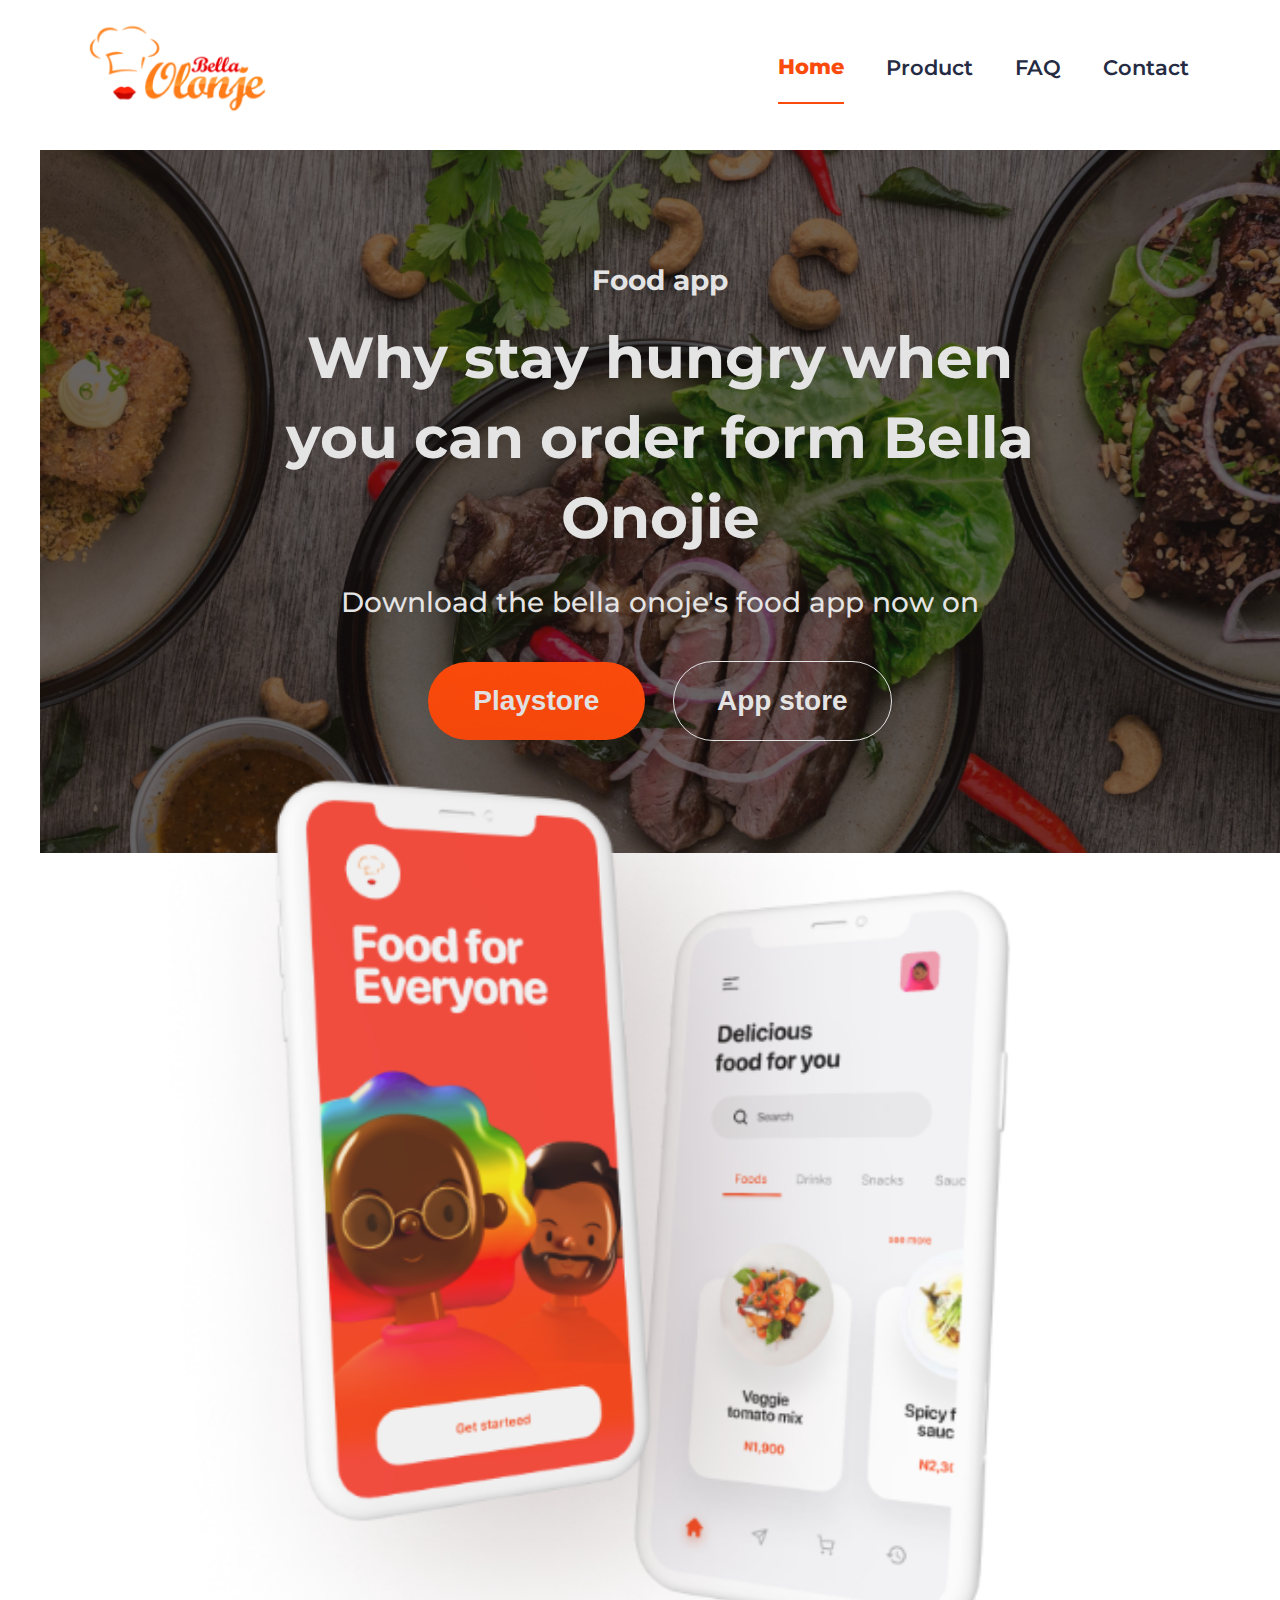
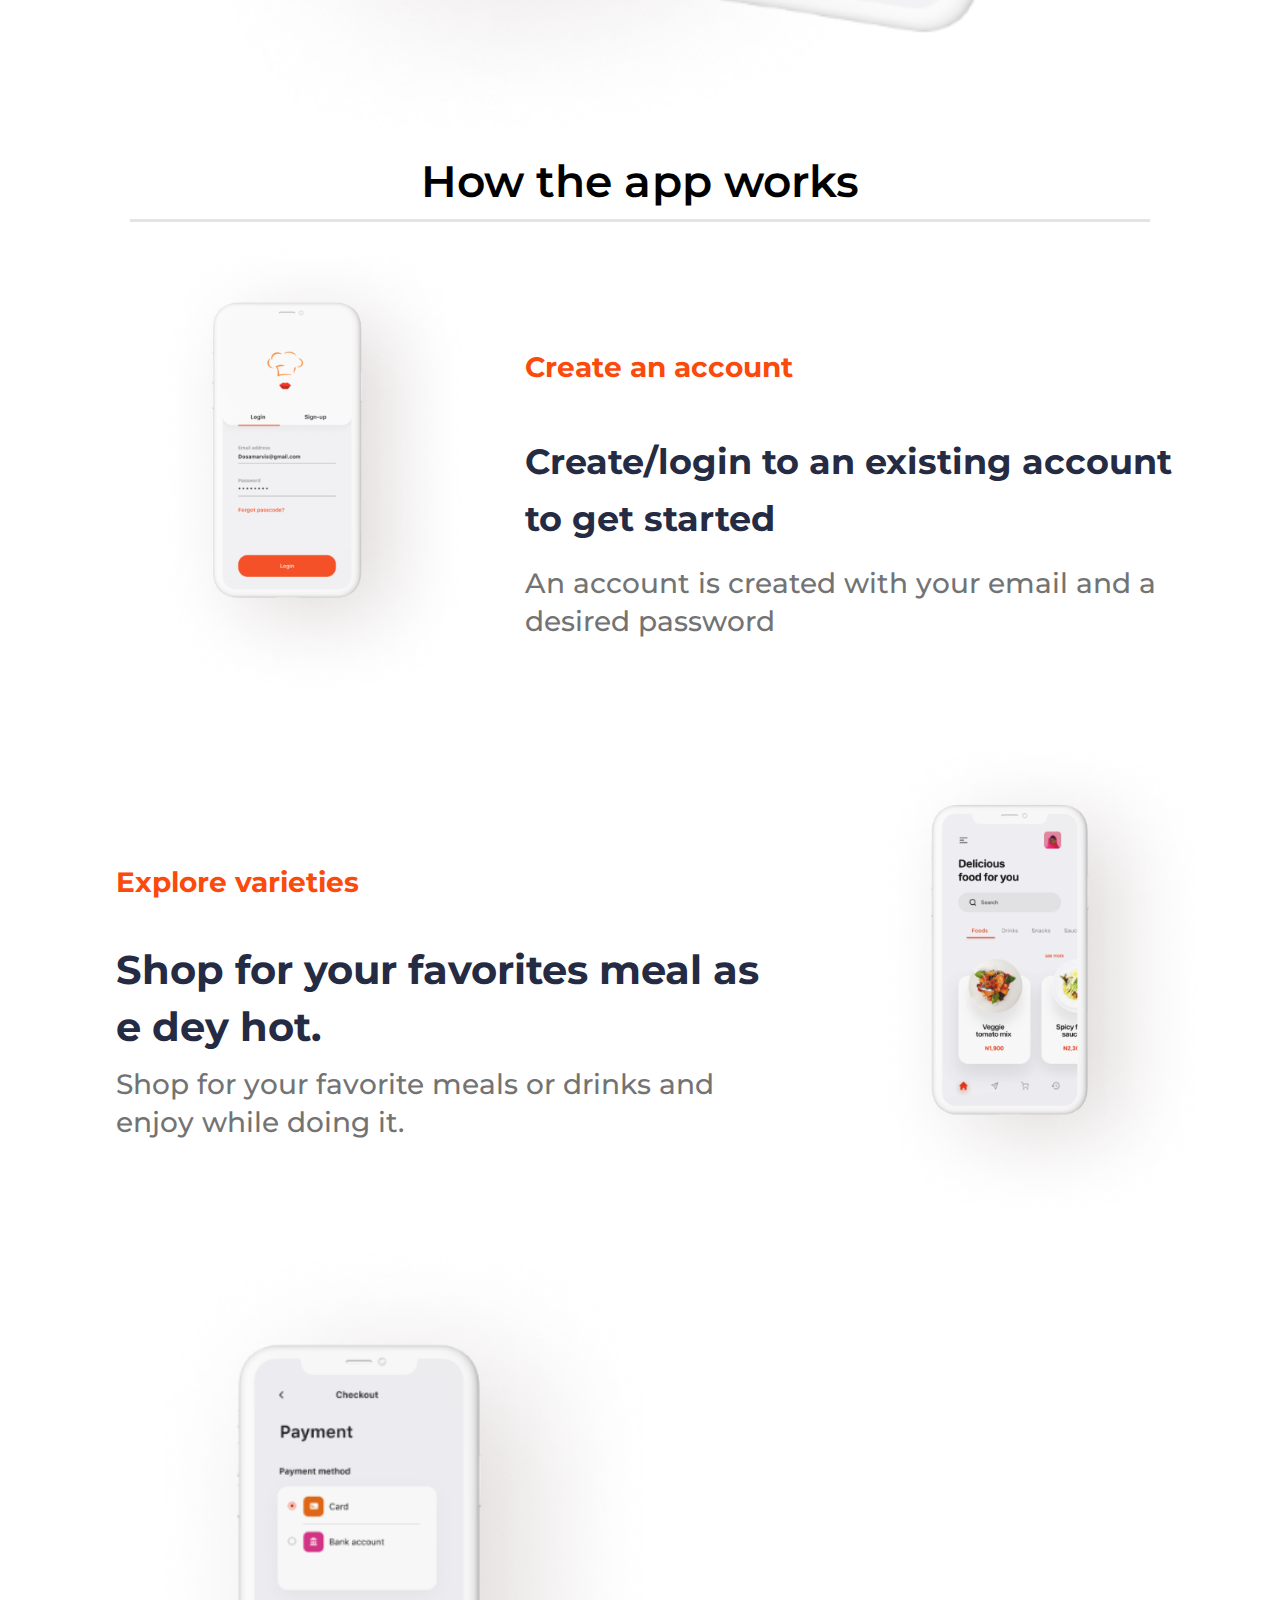
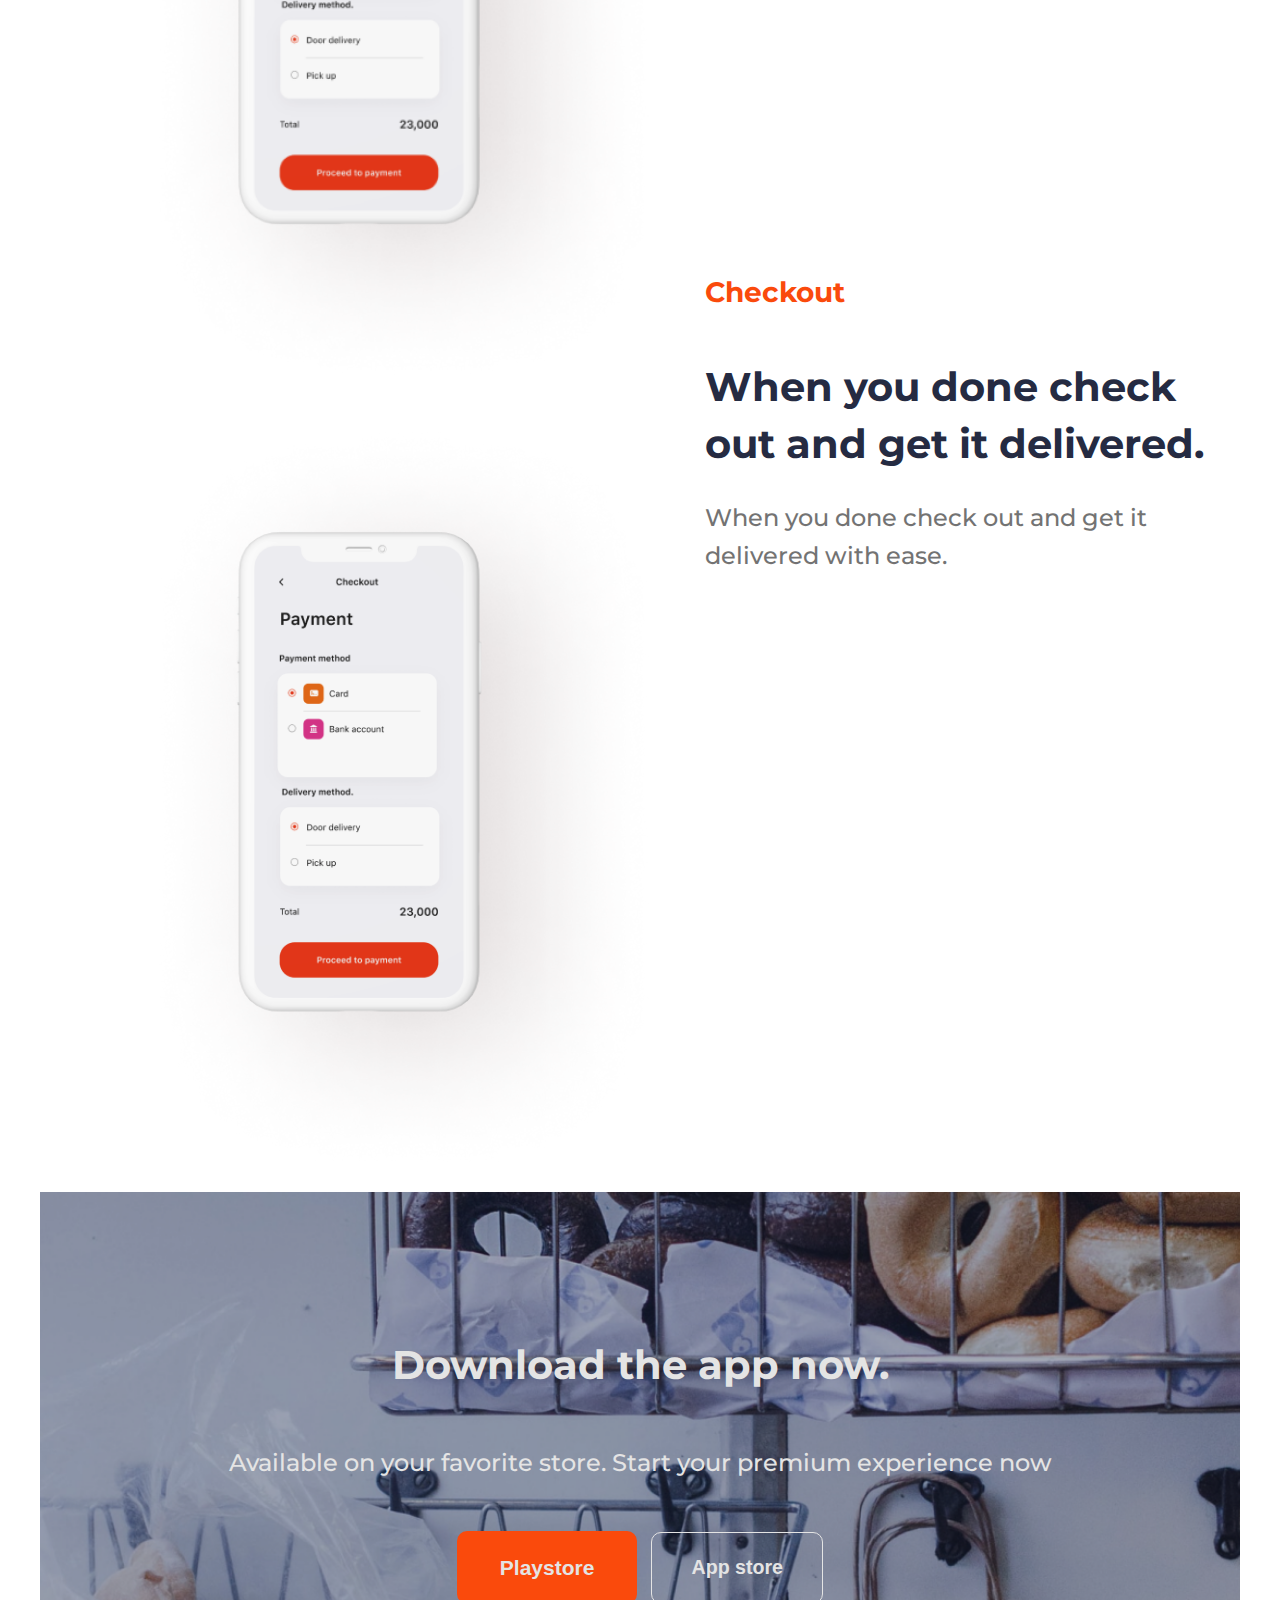
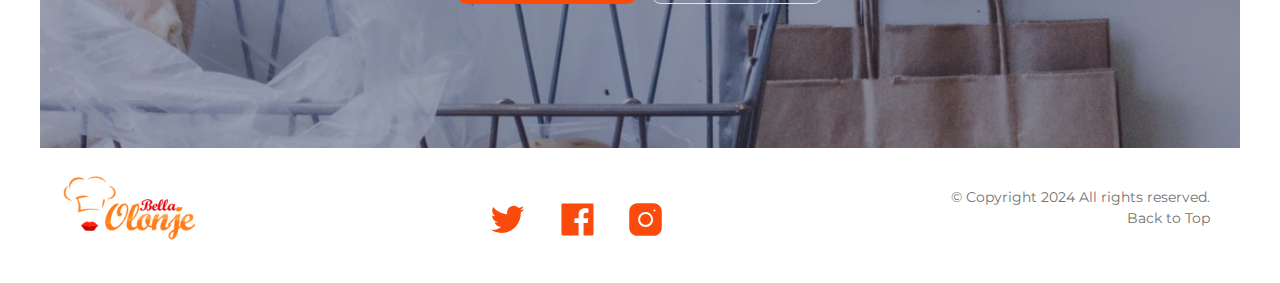
<file: index.html>
<!DOCTYPE html>
<html lang="en">

<head>
    <meta charset="UTF-8">
    <meta name="viewport" content="width=device-width, initial-scale=1.0">
    <link rel="stylesheet" href="css/reset.css">
    <link rel="stylesheet" href="css/main.css">
    <title>Midterm Project</title>
</head>

<body>
    <div class="container" id="top">
        <!-- skip links for accessibility -->
        <ul class="skip-links">
            <li><a href="#nav">Skip to main nav</a></li>
            <li><a href="#main">Skip to main content</a></li>
        </ul>
        <!-- site header -->
        <header class="header" role="banner">
            <div class="header-row wrapper">
                <div class="header-images">
                    <a href="#" class="header-logo" aria-label="website logo">
                        <img src="images/logo.png" alt="Website Logo">
                    </a>
                </div>
                <!-- navigation -->
                <nav class="main-nav" role="navigation" id="nav">
                    <ul class="nav-list">
                        <li><a href="index.html" class="current" aria-label="homepage">Home</a></li>
                        <li><a href="product.html" aria-label="product page">Product</a></li>
                        <li><a href="faq.html" aria-label="faq page">FAQ</a></li>
                        <li><a href="contact.html" aria-label="contact page">Contact</a></li>
                    </ul>
                </nav>
            </div>
            <div class="header-wrap wrapper">
                <div class="header-section">
                    <h3 class="header-title">Food app</h3>
                    <p class="header-subtitle">Why stay hungry when you can order form Bella Onojie</p>
                    <h4 class="header-text">Download the bella onoje&apos;s food app now on</h4>
                    <div class="header-buttons">
                        <button class="header-playstore" aria-label="download on playstore">Playstore</button>
                        <button class="header-appstore" aria-label="download on app store">App store</button>
                    </div>
                </div>
            </div>
        </header>

        <!-- site main -->
        <main class="main" role="main" id="main">
            <!-- mobile section -->
            <section class="mobile">
                <div class="wrapper">
                    <div class="application">
                        <picture>
                            <source srcset="images/mobile-app.png 1x" media="(max-width: 959px)" />
                            <source srcset="images/mobile-app-480_x_656.png 1x" media="(min-width: 960px)" />
                            <img src="images/mobile-app.png" alt="Mobile Application" class="mobile-duo" />
                        </picture>
                        <!-- <img src="images/mobile-app.png" alt="Mobile Application" class="mobile-duo"> -->
                    </div>
                </div>
            </section>

            <!-- login section -->
            <section class="login">
                <div class="wrapper">
                    <div class="login-head">
                        <h1 class="login-main" role="heading">How the app works</h1>
                    </div>
                    <div class="login-row">
                        <div class="login-image">
                            <picture>
                                <source srcset="images/login-section.png 1x" media="(max-width: 959px)" />
                                <source srcset="images/login-section-480_x_657.png 1x" media="(min-width: 960px)" />
                                <img src="images/login-section.png" alt="Login Page">
                            </picture>
                            <!-- <img src="images/login-section.png" alt="Login Page"> -->
                        </div>
                        <div class="login-info">
                            <h3 class="login-title">Create an account</h3>
                            <h2 class="login-subtitle">Create/login to an existing account to get started</h2>
                            <p class="login-text">An account is created with your email and a desired password</p>
                        </div>
                    </div>
                </div>
            </section>

            <!-- explore section -->
            <section class="explore">
                <div class="wrapper">
                    <div class="explore-row">
                        <div class="explore-info">
                            <h3 class="explore-title">Explore varieties</h3>
                            <h2 class="explore-subtitle">Shop for your favorites meal as e dey hot.</h2>
                            <p class="explore-text">Shop for your favorite meals or drinks and enjoy while doing it.</p>
                        </div>
                        <div class="explore-image">
                            <picture>
                                <source srcset="images/explore-section.png 1x" media="(max-width: 959px)" />
                                <source srcset="images/explore-section-480_x_695.png 1x" media="(min-width: 960px)" />
                                <img src="images/explore-section.png" alt="Explore Page">
                            </picture>
                            <!-- <img src="images/explore-section.png" alt="Explore Page"> -->
                        </div>
                    </div>
                </div>
            </section>

            <!-- checkout section -->
            <section class="checkout">
                <div class="wrapper">
                    <div class="checkout-row">
                        <div class="checkout-image">
                            <picture>
                                <source srcset="images/checkout-section.png 1x" media="(max-width: 959px)" />
                                <source srcset="images/checkout-section-480_x_673.png 1x" media="(min-width: 960px)" />
                                <img src="images/checkout-section.png" alt="Checkout Page">
                            </picture>
                            <img src="images/checkout-section.png" alt="Checkout Page">
                        </div>
                        <div class="checkout-info">
                            <h4 class="checkout-title">Checkout</h4>
                            <h3 class="checkout-subtitle">When you done check out and get it delivered.</h3>
                            <h4 class="checkout-text">When you done check out and get it delivered with ease.</h4>
                        </div>
                    </div>
                </div>
            </section>

            <!-- download section -->
            <section class="download wrapper">
                <div class="download-row">
                    <h2 class="download-title">Download the app now.</h2>
                    <p class="download-subtitle">Available on your favorite store. Start your premium experience now
                    </p>
                    <div class="download-btn">
                        <button class="download-playstore">Playstore</button>
                        <button class="download-appstore">App store</button>
                    </div>
                </div>
            </section>
        </main>

        <!-- site footer -->
        <footer class="footer" role="contentinfo">
            <div class="wrapper">
                <div class="footer-row">
                    <div class="footer-logo">
                        <a href="#" aria-label="website logo">
                            <img src="images/logo.png" alt="Footer Logo">
                        </a>
                    </div>
                    <!-- footer social media icons -->
                    <div class="footer-icons">
                        <a href="#" aria-label="twitter icon">
                            <img src="images/icon-twitter.svg" alt="Twitter Icon">
                        </a>
                        <a href="#" aria-label="facebook icon">
                            <img src="images/icon-facebook.svg" alt="Facebook Icon">
                        </a>
                        <a href="#" aria-label="instagram icon">
                            <img src="images/icon-instagram.svg" alt="Instagram Icon">
                        </a>
                    </div>
                    <!-- footer information and back to top link -->
                    <div class="footer-info">
                        <p>&copy; Copyright 2024 All rights reserved.</p>
                        <a href="#top" aria-label="back to the top">Back to Top</a>
                    </div>
                </div>
            </div>
        </footer>
    </div>
</body>

</html>
</file>
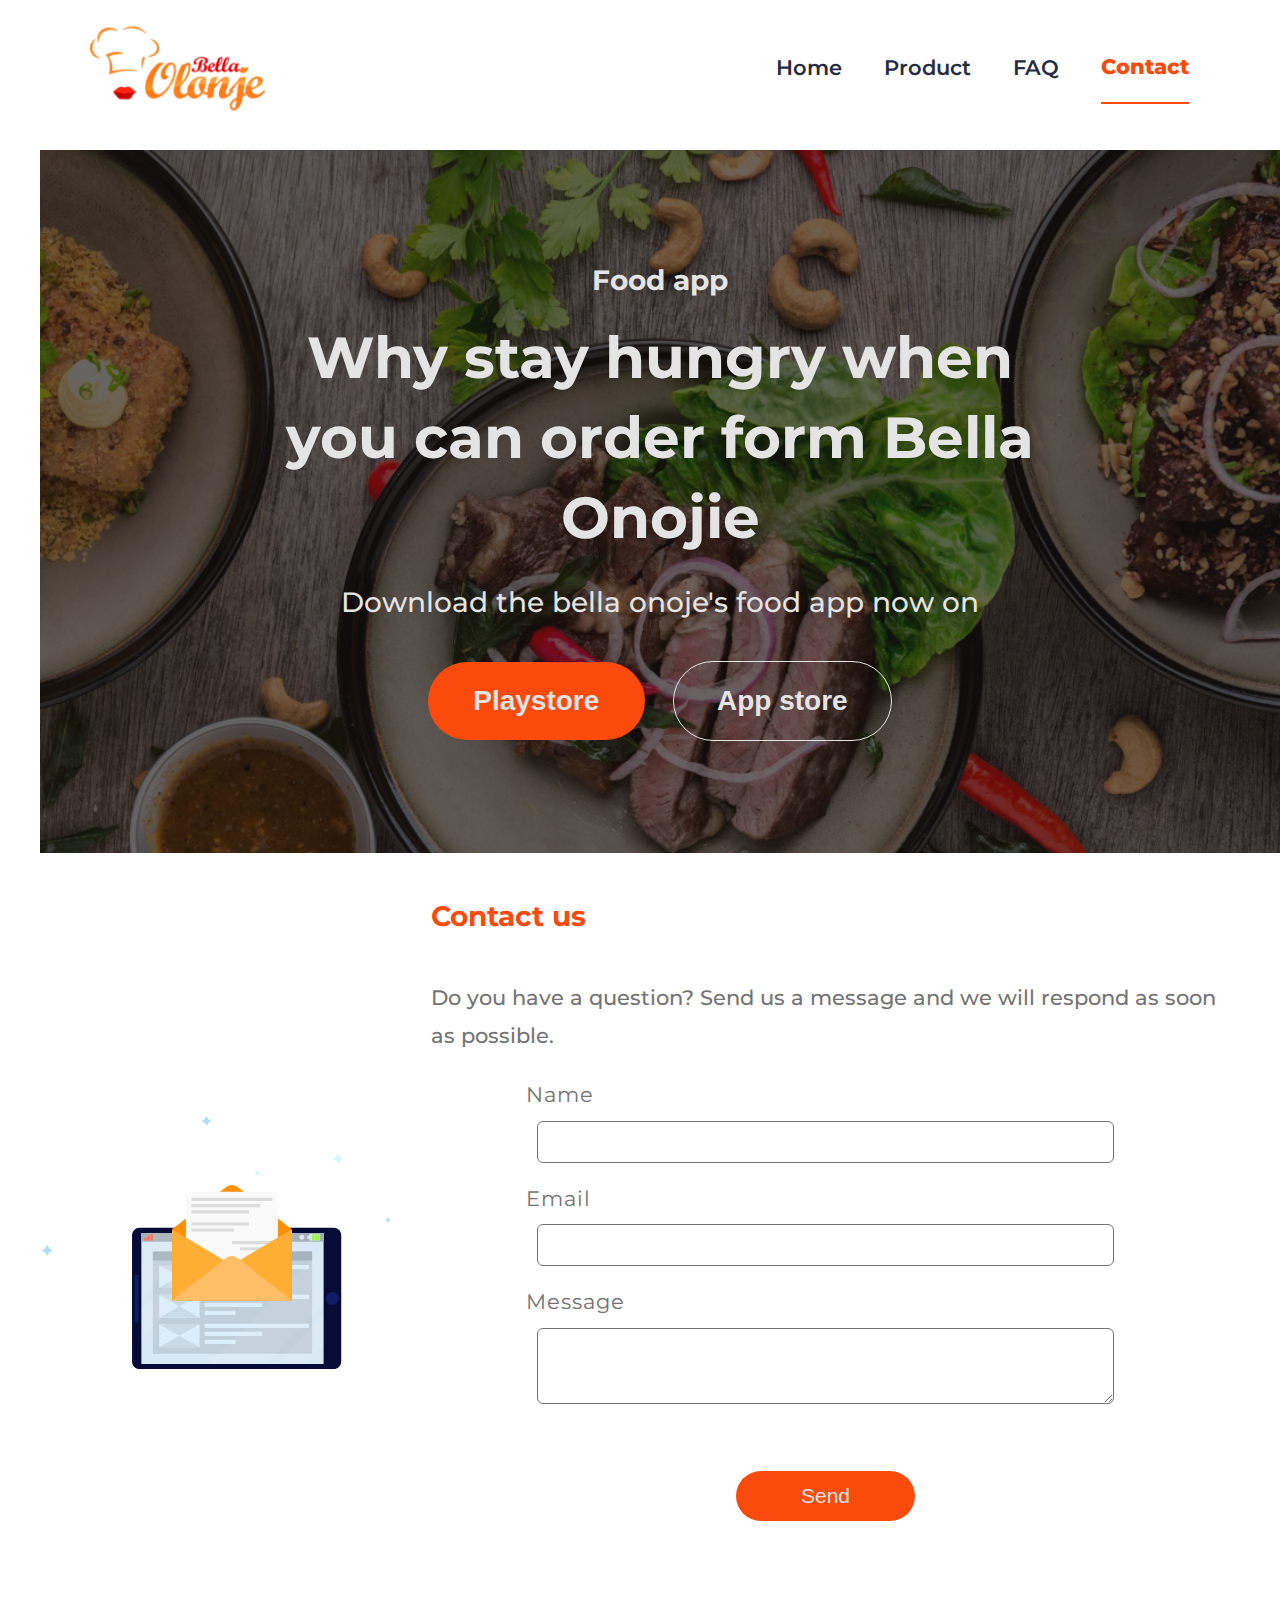
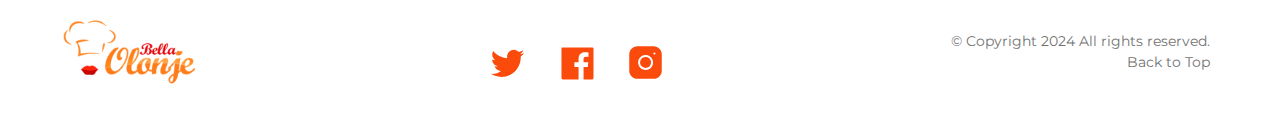
<file: contact.html>
<!DOCTYPE html>
<html lang="en">

<head>
    <meta charset="UTF-8">
    <meta name="viewport" content="width=device-width, initial-scale=1.0">
    <link rel="stylesheet" href="css/reset.css">
    <link rel="stylesheet" href="css/main.css">
    <title>Midterm Project</title>
</head>

<body>
    <div class="container" id="top">
        <ul class="skip-links">
            <!-- skip links for accessibility -->
            <li><a href="#nav">Skip to main nav</a></li>
            <li><a href="#main">Skip to main content</a></li>
        </ul>
        <!-- site header -->
        <header class="header" role="banner">
            <div class="header-row wrapper">
                <div class="header-images">
                    <a href="#" class="header-logo" aria-label="website logo">
                        <img src="images/logo.png" alt="Website Logo">
                    </a>
                </div>
                <!-- navigation -->
                <nav class="main-nav" role="navigation" id="nav">
                    <ul class="nav-list">
                        <li><a href="index.html" aria-label="homepage">Home</a></li>
                        <li><a href="product.html" aria-label="product page">Product</a></li>
                        <li><a href="faq.html" aria-label="faq page">FAQ</a></li>
                        <li><a href="contact.html" class="current" aria-label="contact page">Contact</a></li>
                    </ul>
                </nav>
            </div>
            <div class="header-wrap wrapper">
                <div class="header-section">
                    <h3 class="header-title">Food app</h3>
                    <p class="header-subtitle">Why stay hungry when you can order form Bella Onojie</p>
                    <h4 class="header-text">Download the bella onoje&apos;s food app now on</h4>
                    <div class="header-buttons">
                        <button class="header-playstore" aria-label="download on playstore">Playstore</button>
                        <button class="header-appstore" aria-label="download on app store">App store</button>
                    </div>
                </div>
            </div>
        </header>

        <!-- site main -->
        <main class="main" role="main" id="main">
            <div class="container a-flex justify-content-center align-items-center">
                <!-- svg image -->
                <svg xmlns="http://www.w3.org/2000/svg" viewBox="0 0 700 570" fill="none">
                    <g id="Image">
                        <g id="g14">
                            <g id="g16">
                                <g id="g170">
                                    <path id="path172"
                                        d="M554.113 562.578H187.856C180.008 562.578 173.645 556.132 173.645 548.18V310.114C173.645 302.163 180.008 295.717 187.856 295.717H554.113C561.963 295.717 568.324 302.163 568.324 310.114V548.18C568.324 556.132 561.963 562.578 554.113 562.578Z"
                                        fill="#060C37" />
                                </g>
                                <g id="g174">
                                    <path id="path176"
                                        d="M563.719 429.147C563.719 435.866 558.342 441.314 551.71 441.314C545.078 441.314 539.701 435.866 539.701 429.147C539.701 422.427 545.078 416.981 551.71 416.981C558.342 416.981 563.719 422.427 563.719 429.147Z"
                                        fill="#111E65" />
                                </g>
                                <g id="g178">
                                    <path id="path180"
                                        d="M182.05 474.266C179.95 474.266 178.247 472.542 178.247 470.413V387.882C178.247 385.753 179.95 384.028 182.05 384.028C184.151 384.028 185.854 385.753 185.854 387.882V470.413C185.854 472.542 184.151 474.266 182.05 474.266Z"
                                        fill="#111E65" />
                                </g>
                                <path id="path182" d="M535.104 552.722H191.254V305.564H535.104V552.722Z"
                                    fill="#D8E9F5" />
                                <path id="path184" d="M535.1 322.18H191.256V305.568H535.1V322.18Z" fill="#A4B1BA" />
                                <path id="path186" d="M201.252 320.17H196.898V314.56H201.252V320.17Z" fill="#FF6044" />
                                <path id="path188" d="M206.906 320.17H202.552V310.653H206.906V320.17Z" fill="#FF6044" />
                                <path id="path190" d="M212.886 320.17H208.532V307.952H212.886V320.17Z" fill="#FF6044" />
                                <g id="g192">
                                    <path id="path194"
                                        d="M507.781 308.957V309.767C507.781 310.411 507.264 310.933 506.629 310.933H505.346C504.711 310.933 504.196 311.455 504.196 312.099V315.647C504.196 316.293 504.711 316.814 505.346 316.814H506.629C507.264 316.814 507.781 317.336 507.781 317.979V318.792C507.781 319.435 508.296 319.957 508.931 319.957H526.844C527.479 319.957 527.995 319.435 527.995 318.792V308.957C527.995 308.313 527.479 307.791 526.844 307.791H508.931C508.296 307.791 507.781 308.313 507.781 308.957Z"
                                        fill="#D8E9F5" />
                                </g>
                                <g id="g196">
                                    <path id="path198"
                                        d="M526.894 319.341H523.692C523.458 319.341 523.267 319.148 523.267 318.909V308.824C523.267 308.584 523.458 308.391 523.692 308.391H526.894C527.13 308.391 527.32 308.584 527.32 308.824V318.909C527.32 319.148 527.13 319.341 526.894 319.341Z"
                                        fill="#92FC28" />
                                </g>
                                <g id="g200">
                                    <path id="path202"
                                        d="M521.94 319.341H518.739C518.505 319.341 518.313 319.148 518.313 318.909V308.824C518.313 308.584 518.505 308.391 518.739 308.391H521.94C522.175 308.391 522.366 308.584 522.366 308.824V318.909C522.366 319.148 522.175 319.341 521.94 319.341Z"
                                        fill="#92FC28" />
                                </g>
                                <g id="g204">
                                    <path id="path206"
                                        d="M516.987 319.341H513.785C513.551 319.341 513.36 319.148 513.36 318.909V308.824C513.36 308.584 513.551 308.391 513.785 308.391H516.987C517.223 308.391 517.413 308.584 517.413 308.824V318.909C517.413 319.148 517.223 319.341 516.987 319.341Z"
                                        fill="#92FC28" />
                                </g>
                                <g id="g208">
                                    <path id="path210"
                                        d="M498.8 313.874C498.8 316.456 496.733 318.551 494.183 318.551C491.635 318.551 489.569 316.456 489.569 313.874C489.569 311.292 491.635 309.197 494.183 309.197C496.733 309.197 498.8 311.292 498.8 313.874Z"
                                        fill="#D8E9F5" />
                                </g>
                                <path id="path212" d="M513.36 533.681H212.999V340.836H513.36V533.681Z" fill="#C0CFDA" />
                                <path id="path214" d="M513.36 357.464H212.999V340.838H513.36V357.464Z" fill="#A4B3BC" />
                                <path id="path216" d="M507.28 373.991H310.642V366.083H507.28V373.991Z" fill="#DCEEFB" />
                                <path id="path218" d="M419.169 389.046H310.642V381.138H419.169V389.046Z"
                                    fill="#DCEEFB" />
                                <path id="path220" d="M369.032 404.104H310.642V396.196H369.032V404.104Z"
                                    fill="#DCEEFB" />
                                <path id="path222" d="M507.28 430.213H310.642V422.305H507.28V430.213Z" fill="#DCEEFB" />
                                <path id="path224" d="M419.169 445.268H310.642V437.36H419.169V445.268Z"
                                    fill="#DCEEFB" />
                                <path id="path226" d="M369.032 460.325H310.642V452.418H369.032V460.325Z"
                                    fill="#DCEEFB" />
                                <path id="path228" d="M507.28 485.114H310.642V477.206H507.28V485.114Z" fill="#DCEEFB" />
                                <path id="path230" d="M419.169 500.172H310.642V492.264H419.169V500.172Z"
                                    fill="#DCEEFB" />
                                <path id="path232" d="M369.032 515.228H310.642V507.32H369.032V515.228Z"
                                    fill="#DCEEFB" />
                                <path id="path234" d="M301.035 409.578H224.781V366.082H301.035V409.578Z"
                                    fill="#DCEEFB" />
                                <g id="g236">
                                    <path id="path238" d="M224.781 409.579L262.908 387.831L301.034 409.579H224.781Z"
                                        fill="#CADBE7" />
                                </g>
                                <g id="g240">
                                    <path id="path242" d="M301.034 366.082L262.908 387.83L224.781 366.082H301.034Z"
                                        fill="#CADBE7" />
                                </g>
                                <path id="path244" d="M301.035 465.546H224.781V422.05H301.035V465.546Z"
                                    fill="#DCEEFB" />
                                <g id="g246">
                                    <path id="path248" d="M224.781 465.546L262.908 443.798L301.034 465.546H224.781Z"
                                        fill="#CADBE7" />
                                </g>
                                <g id="g250">
                                    <path id="path252" d="M301.034 422.05L262.908 443.798L224.781 422.05H301.034Z"
                                        fill="#CADBE7" />
                                </g>
                                <path id="path254" d="M301.035 521.515H224.781V478.019H301.035V521.515Z"
                                    fill="#DCEEFB" />
                                <g id="g256">
                                    <path id="path258" d="M224.781 521.514L262.908 499.766L301.034 521.514H224.781Z"
                                        fill="#CADBE7" />
                                </g>
                                <g id="g260">
                                    <path id="path262" d="M301.034 478.018L262.908 499.766L224.781 478.018H301.034Z"
                                        fill="#CADBE7" />
                                </g>
                                <g id="g264">
                                    <g id="g282">
                                        <g id="g280" opacity="0.440002">
                                            <g id="g274" opacity="0.440002">
                                                <path id="path272" opacity="0.440002"
                                                    d="M314.124 305.565L191.254 430.069V321.271L206.769 305.565H314.124Z"
                                                    fill="white" />
                                            </g>
                                            <g id="g278" opacity="0.440002">
                                                <path id="path276" opacity="0.440002"
                                                    d="M388.697 305.565L191.254 505.613V449.961L333.77 305.565H388.697Z"
                                                    fill="white" />
                                            </g>
                                        </g>
                                    </g>
                                </g>
                                <g id="g284">
                                    <g id="g302">
                                        <g id="g300" opacity="0.440002">
                                            <g id="g294" opacity="0.440002">
                                                <path id="path292" opacity="0.440002"
                                                    d="M535.104 332.465V441.249L425.071 552.723H317.715L535.104 332.465Z"
                                                    fill="white" />
                                            </g>
                                            <g id="g298" opacity="0.440002">
                                                <path id="path296" opacity="0.440002"
                                                    d="M535.104 461.142V516.794L499.632 552.723H444.716L535.104 461.142Z"
                                                    fill="white" />
                                            </g>
                                        </g>
                                    </g>
                                </g>
                                <g id="envelope">
                                    <g id="g304">
                                        <path id="path306"
                                            d="M249.266 298.798L351.208 218.764C357.652 213.705 366.657 213.705 373.102 218.764L475.045 298.798V432.924H249.266V298.798Z"
                                            fill="#FF9004" />
                                    </g>
                                    <path id="path308" d="M448.926 227.706H275.382V421.076H448.926V227.706Z"
                                        fill="#FAFAFA" />
                                    <path id="path310" d="M438.481 239.346H285.831V245.241H438.481V239.346Z"
                                        fill="#DCDCDC" />
                                    <path id="path312" d="M415.561 251.195H285.831V257.09H415.561V251.195Z"
                                        fill="#DCDCDC" />
                                    <path id="path314" d="M394.51 263.044H285.831V268.939H394.51V263.044Z"
                                        fill="#DCDCDC" />
                                    <path id="path316" d="M394.51 285.792H285.831V291.688H394.51V285.792Z"
                                        fill="#DCDCDC" />
                                    <path id="path318" d="M366.443 297.167H285.831V303.062H366.443V297.167Z"
                                        fill="#DCDCDC" />
                                    <path id="path320" d="M442.769 321H362.156V326.896H442.769V321Z" fill="#DCDCDC" />
                                    <path id="path322" d="M442.768 332.609H377.201V338.504H442.768V332.609Z"
                                        fill="#DCDCDC" />
                                    <g id="g324">
                                        <path id="path326" d="M362.155 365.9L249.265 298.877V432.924L362.155 365.9Z"
                                            fill="#FFAE35" />
                                    </g>
                                    <g id="g328">
                                        <path id="path330" d="M362.156 365.9L475.045 298.877V432.924L362.156 365.9Z"
                                            fill="#FFAE35" />
                                    </g>
                                    <g id="g332">
                                        <path id="path334"
                                            d="M351.209 352.89L249.267 432.924H475.044L373.102 352.89C366.658 347.831 357.652 347.831 351.209 352.89Z"
                                            fill="#FFBF69" />
                                    </g>
                                </g>
                                <g id="star1">
                                    <path id="path378"
                                        d="M18.666 335.315C18.2493 335.154 17.8325 335.016 17.4145 334.901C17.3001 334.484 17.166 334.067 17.0096 333.649C16.3392 331.968 15.461 330.289 13.6929 328.61C11.9247 330.289 11.0466 331.968 10.3761 333.649C10.2171 334.069 10.0816 334.492 9.96728 334.913C9.55186 335.028 9.13514 335.167 8.71972 335.327C7.06201 336.006 5.4043 336.896 3.74658 338.687C5.4043 340.479 7.06201 341.369 8.71972 342.048C9.13251 342.206 9.54398 342.342 9.95676 342.458C10.0698 342.882 10.2052 343.304 10.3643 343.725C11.0321 345.406 11.9142 347.085 13.6929 348.765C15.4715 347.085 16.3536 345.406 17.0214 343.725C17.1779 343.308 17.3133 342.89 17.4263 342.47C17.8391 342.354 18.2532 342.22 18.666 342.058C20.3237 341.383 21.9814 340.489 23.6391 338.687C21.9814 336.885 20.3237 335.991 18.666 335.315Z"
                                        fill="#ADE0EC" />
                                </g>
                                <g id="star4">
                                    <path id="path414"
                                        d="M659.175 279.551C658.966 279.47 658.757 279.402 658.546 279.344C658.49 279.135 658.423 278.925 658.344 278.716C658.009 277.874 657.567 277.032 656.682 276.19C655.796 277.032 655.356 277.874 655.019 278.716C654.939 278.926 654.873 279.138 654.816 279.35C654.605 279.408 654.397 279.476 654.19 279.556C653.359 279.897 652.527 280.343 651.697 281.241C652.527 282.139 653.359 282.585 654.19 282.926C654.396 283.005 654.603 283.074 654.81 283.131C654.867 283.343 654.934 283.555 655.014 283.766C655.349 284.608 655.791 285.45 656.682 286.292C657.574 285.45 658.015 284.608 658.35 283.766C658.429 283.557 658.495 283.347 658.553 283.136C658.761 283.079 658.968 283.011 659.175 282.931C660.006 282.592 660.836 282.144 661.667 281.241C660.836 280.338 660.006 279.89 659.175 279.551Z"
                                        fill="#ADE0EC" />
                                </g>
                                <g id="star5">
                                    <path id="path418"
                                        d="M412.477 191.341C412.268 191.26 412.059 191.192 411.85 191.133C411.793 190.924 411.727 190.715 411.647 190.506C411.311 189.664 410.871 188.822 409.985 187.98C409.099 188.822 408.659 189.664 408.323 190.506C408.243 190.718 408.176 190.928 408.118 191.14C407.909 191.197 407.7 191.266 407.492 191.346C406.662 191.687 405.831 192.133 405 193.031C405.831 193.929 406.662 194.375 407.492 194.715C407.699 194.795 407.905 194.864 408.113 194.921C408.17 195.133 408.237 195.345 408.317 195.556C408.652 196.398 409.094 197.24 409.985 198.082C410.876 197.24 411.318 196.398 411.653 195.556C411.732 195.346 411.799 195.137 411.856 194.926C412.063 194.869 412.271 194.801 412.477 194.721C413.308 194.382 414.139 193.934 414.97 193.031C414.139 192.128 413.308 191.681 412.477 191.341Z"
                                        fill="#D0F6FF" />
                                </g>
                                <g id="star2">
                                    <path id="path422"
                                        d="M318.495 91.4014C318.129 91.2602 317.762 91.1403 317.396 91.0391C317.295 90.6715 317.178 90.3039 317.04 89.9363C316.45 88.4605 315.678 86.9847 314.124 85.5075C312.57 86.9847 311.797 88.4605 311.208 89.9363C311.069 90.3079 310.95 90.6782 310.85 91.0484C310.483 91.151 310.117 91.2709 309.752 91.4121C308.295 92.0088 306.837 92.792 305.381 94.3663C306.837 95.9407 308.295 96.7239 309.752 97.3206C310.115 97.4604 310.476 97.5803 310.839 97.6815C310.939 98.0531 311.059 98.4234 311.198 98.795C311.786 100.272 312.56 101.749 314.124 103.225C315.687 101.749 316.463 100.272 317.049 98.795C317.187 98.4274 317.306 98.0598 317.406 97.6922C317.77 97.5896 318.132 97.4711 318.495 97.3312C319.953 96.7358 321.41 95.95 322.868 94.3663C321.41 92.7826 319.953 91.9968 318.495 91.4014Z"
                                        fill="#ADE0EC" />
                                </g>
                                <g id="star3">
                                    <path id="path430"
                                        d="M567.016 163.164C566.649 163.023 566.282 162.903 565.915 162.8C565.815 162.434 565.697 162.066 565.559 161.699C564.97 160.223 564.197 158.746 562.643 157.27C561.089 158.746 560.316 160.223 559.728 161.699C559.59 162.069 559.47 162.441 559.369 162.81C559.003 162.912 558.638 163.033 558.272 163.175C556.814 163.771 555.358 164.553 553.9 166.129C555.358 167.703 556.814 168.486 558.272 169.082C558.634 169.222 558.997 169.343 559.359 169.444C559.459 169.816 559.579 170.186 559.717 170.558C560.306 172.035 561.08 173.51 562.643 174.986C564.206 173.51 564.982 172.035 565.57 170.558C565.708 170.19 565.826 169.822 565.926 169.453C566.289 169.352 566.653 169.234 567.016 169.094C568.472 168.498 569.93 167.713 571.387 166.129C569.93 164.545 568.472 163.759 567.016 163.164Z"
                                        fill="#D0F6FF" />
                                </g>
                                <g id="star6">
                                    <path id="path434"
                                        d="M785.486 113.408C785.119 113.267 784.752 113.147 784.385 113.045C784.285 112.678 784.167 112.31 784.03 111.943C783.44 110.467 782.667 108.99 781.113 107.514C779.559 108.99 778.786 110.467 778.198 111.943C778.059 112.314 777.94 112.685 777.839 113.055C777.473 113.157 777.108 113.277 776.742 113.418C775.284 114.015 773.828 114.798 772.37 116.373C773.828 117.947 775.284 118.73 776.742 119.327C777.104 119.467 777.467 119.587 777.829 119.688C777.929 120.06 778.049 120.43 778.187 120.801C778.776 122.279 779.55 123.756 781.113 125.231C782.676 123.756 783.452 122.279 784.04 120.801C784.178 120.434 784.296 120.066 784.396 119.697C784.759 119.596 785.123 119.477 785.486 119.338C786.942 118.742 788.4 117.956 789.857 116.373C788.4 114.789 786.942 114.003 785.486 113.408Z"
                                        fill="#D0F6FF" />
                                </g>
                            </g>
                        </g>
                    </g>
                </svg>

                <!-- form section -->
                <div class="wrapper">
                    <div class="contact">
                        <h1 role="heading">Contact us</h1>
                        <p>Do you have a question? Send us a message and we will respond as soon as possible.</p>
                    </div>
                    <form action="send.html" method="post">
                        <label for="fullname">Name</label>
                        <input type="text" id="fullname" name="fullname" aria-label="full name">
                        <label for="youremail">Email</label>
                        <input type="text" id="youremail" name="youremail" aria-label="email">
                        <label for="message">Message</label>
                        <textarea name="message" id="message" aria-label="message"></textarea>
                        <button type="submit" aria-label="send">Send</button>
                    </form>
                </div>
            </div>
        </main>

        <!-- site footer -->
        <footer class="footer" role="contentinfo">
            <div class="wrapper">
                <div class="footer-row">
                    <div class="footer-logo">
                        <a href="#" aria-label="website logo">
                            <img src="images/logo.png" alt="Footer Logo">
                        </a>
                    </div>
                    <!-- footer social media icons -->
                    <div class="footer-icons">
                        <a href="#" aria-label="twitter icon">
                            <img src="images/icon-twitter.svg" alt="Twitter Icon">
                        </a>
                        <a href="#" aria-label="facebook icon">
                            <img src="images/icon-facebook.svg" alt="Facebook Icon">
                        </a>
                        <a href="#" aria-label="instagram icon">
                            <img src="images/icon-instagram.svg" alt="Instagram Icon">
                        </a>
                    </div>
                    <!-- footer information and back to top link -->
                    <div class="footer-info">
                        <p>&copy; Copyright 2024 All rights reserved.</p>
                        <a href="#top" aria-label="back to the top">Back to Top</a>
                    </div>
                </div>
            </div>
        </footer>
    </div>
</body>

</html>
</file>
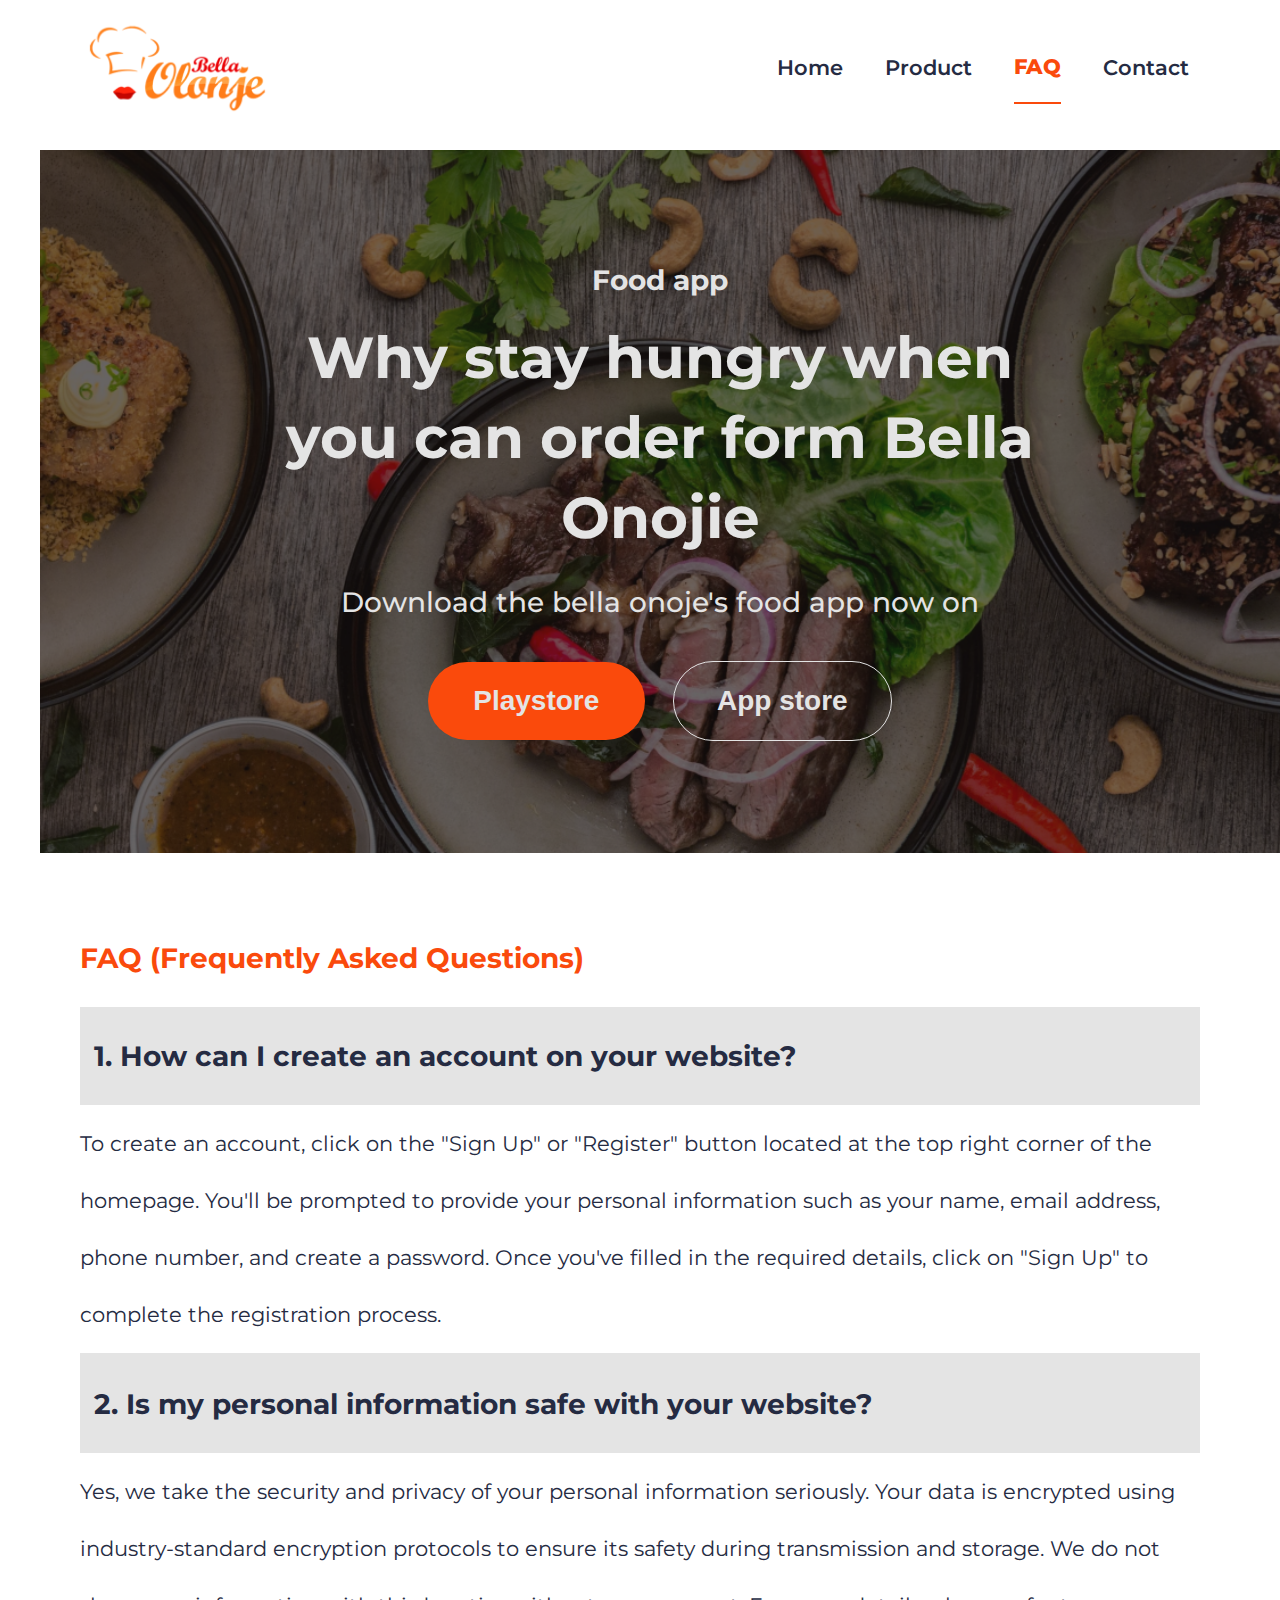
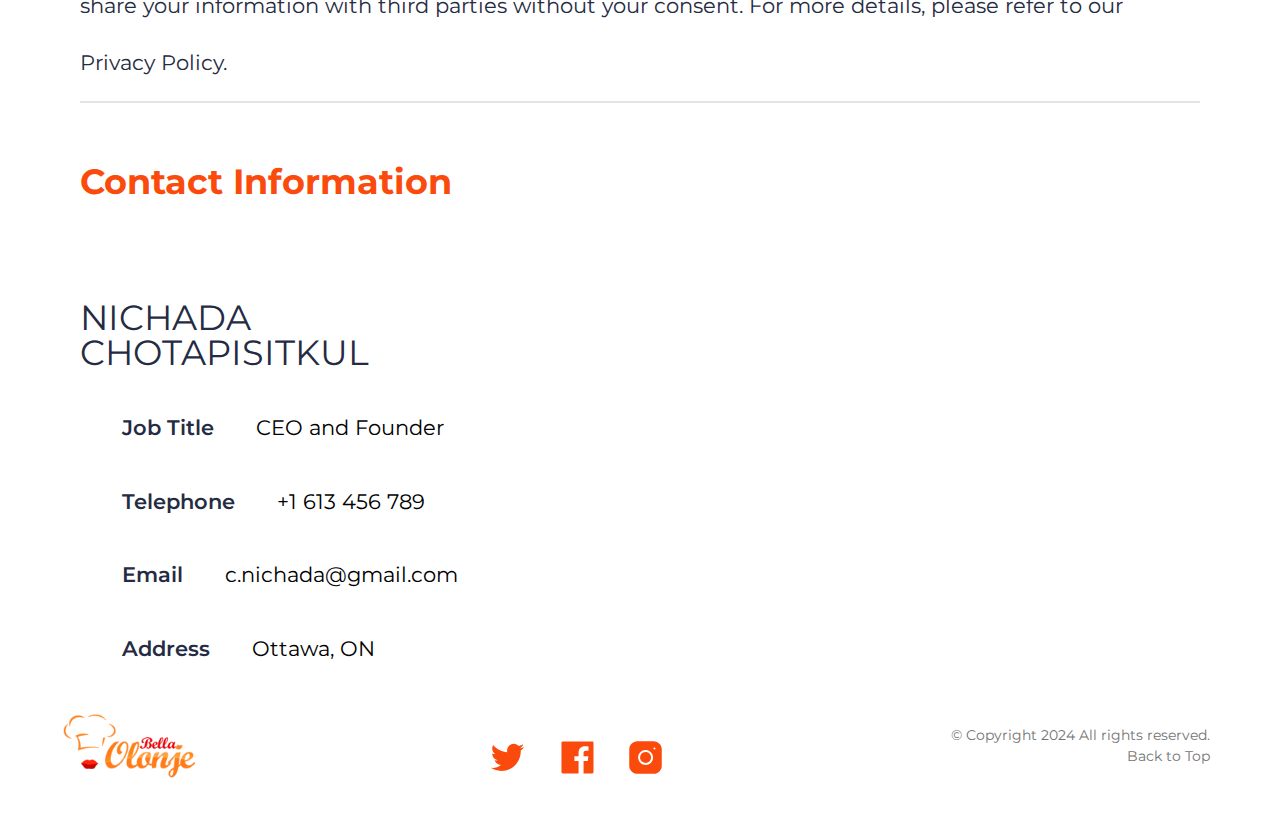
<file: faq.html>
<!DOCTYPE html>
<html lang="en">

<head>
    <meta charset="UTF-8">
    <meta name="viewport" content="width=device-width, initial-scale=1.0">
    <link rel="stylesheet" href="css/reset.css">
    <link rel="stylesheet" href="css/main.css">
    <title>Midterm Project</title>
</head>

<body>
    <div class="container" id="top">
        <!-- skip links for accessibility -->
        <ul class="skip-links">
            <li><a href="#nav">Skip to main nav</a></li>
            <li><a href="#main">Skip to main content</a></li>
        </ul>
        <!-- site header -->
        <header class="header" role="banner">
            <div class="header-row wrapper">
                <div class="header-images">
                    <a href="#" class="header-logo" aria-label="website logo">
                        <img src="images/logo.png" alt="Website Logo">
                    </a>
                </div>
                <!-- navigation -->
                <nav class="main-nav" role="navigation" id="nav">
                    <ul class="nav-list">
                        <li><a href="index.html" aria-label="homepage">Home</a></li>
                        <li><a href="product.html" aria-label="product page">Product</a></li>
                        <li><a href="faq.html" class="current" aria-label="faq page">FAQ</a></li>
                        <li><a href="contact.html" aria-label="contact page">Contact</a></li>
                    </ul>
                </nav>
            </div>
            <!-- header titles and description -->
            <div class="header-wrap wrapper">
                <div class="header-section">
                    <h3 class="header-title">Food app</h3>
                    <p class="header-subtitle">Why stay hungry when you can order form Bella Onojie</p>
                    <h4 class="header-text">Download the bella onoje&apos;s food app now on</h4>
                    <div class="header-buttons">
                        <button class="header-playstore" aria-label="download on playstore">Playstore</button>
                        <button class="header-appstore" aria-label="download on app store">App store</button>
                    </div>
                </div>
            </div>
        </header>

        <!-- site main -->
        <main class="main wrapper" role="main" id="main">
            <div class="faq wrapper">
                <!-- faq questions and answers -->
                <div>
                    <h2>FAQ (Frequently Asked Questions)</h2>
                    <p>1. How can I create an account on your website?</p>
                    <article role="article">
                        To create an account, click on the "Sign Up" or "Register" button located at the top right
                        corner of the homepage. You'll be prompted to provide your personal information such as your
                        name, email address, phone number, and create a password. Once you've filled in the required
                        details, click on "Sign Up" to complete the registration process.
                    </article>
                </div>
                <div>
                    <p>2. Is my personal information safe with your website?</p>
                    <article role="article">
                        Yes, we take the security and privacy of your personal information seriously. Your data is
                        encrypted using industry-standard encryption protocols to ensure its safety during transmission
                        and storage. We do not share your information with third parties without your consent. For more
                        details, please refer to our Privacy Policy.
                    </article>
                </div>
            </div>
            <div class="wrapper">
                <div class="name-wrapper" itemscope itemtype="https://schema.org/Person">
                    <h2>Contact Information</h2>
                    <h1 itemprop="name">Nichada <br/>Chotapisitkul</h1>
                </div>
                <!-- contact information -->
                <div class="contact-info">
                    <dl class="list-titles" itemscope itemtype="https://schema.org/Person">
                        <!-- contact details -->
                        <dt>Job Title</dt>
                        <dd itemprop="jobTitle">CEO and Founder</dd>
                        <dt>Telephone</dt>
                        <dd itemprop="telephone">+1 613 456 789</dd>
                        <dt>Email</dt>
                        <dd itemprop="email">c.nichada@gmail.com</dd>
                        <dt>Address</dt>
                        <dd itemprop="address">Ottawa, ON</dd>
                    </dl>
                </div>
            </div>
        </main>

        <!-- site footer -->
        <footer class="footer" role="contentinfo">
            <div class="wrapper">
                <div class="footer-row">
                    <div class="footer-logo">
                        <a href="#" aria-label="website logo">
                            <img src="images/logo.png" alt="Footer Logo">
                        </a>
                    </div>
                    <!-- footer social media icons -->
                    <div class="footer-icons">
                        <a href="#" aria-label="twitter icon">
                            <img src="images/icon-twitter.svg" alt="Twitter Icon">
                        </a>
                        <a href="#" aria-label="facebook icon">
                            <img src="images/icon-facebook.svg" alt="Facebook Icon">
                        </a>
                        <a href="#" aria-label="instagram icon">
                            <img src="images/icon-instagram.svg" alt="Instagram Icon">
                        </a>
                    </div>
                    <!-- footer information and back to top link -->
                    <div class="footer-info">
                        <p>&copy; Copyright 2024 All rights reserved.</p>
                        <a href="#top" aria-label="back to the top">Back to Top</a>
                    </div>
                </div>
            </div>
        </footer>
    </div>
</body>

</html>
</file>
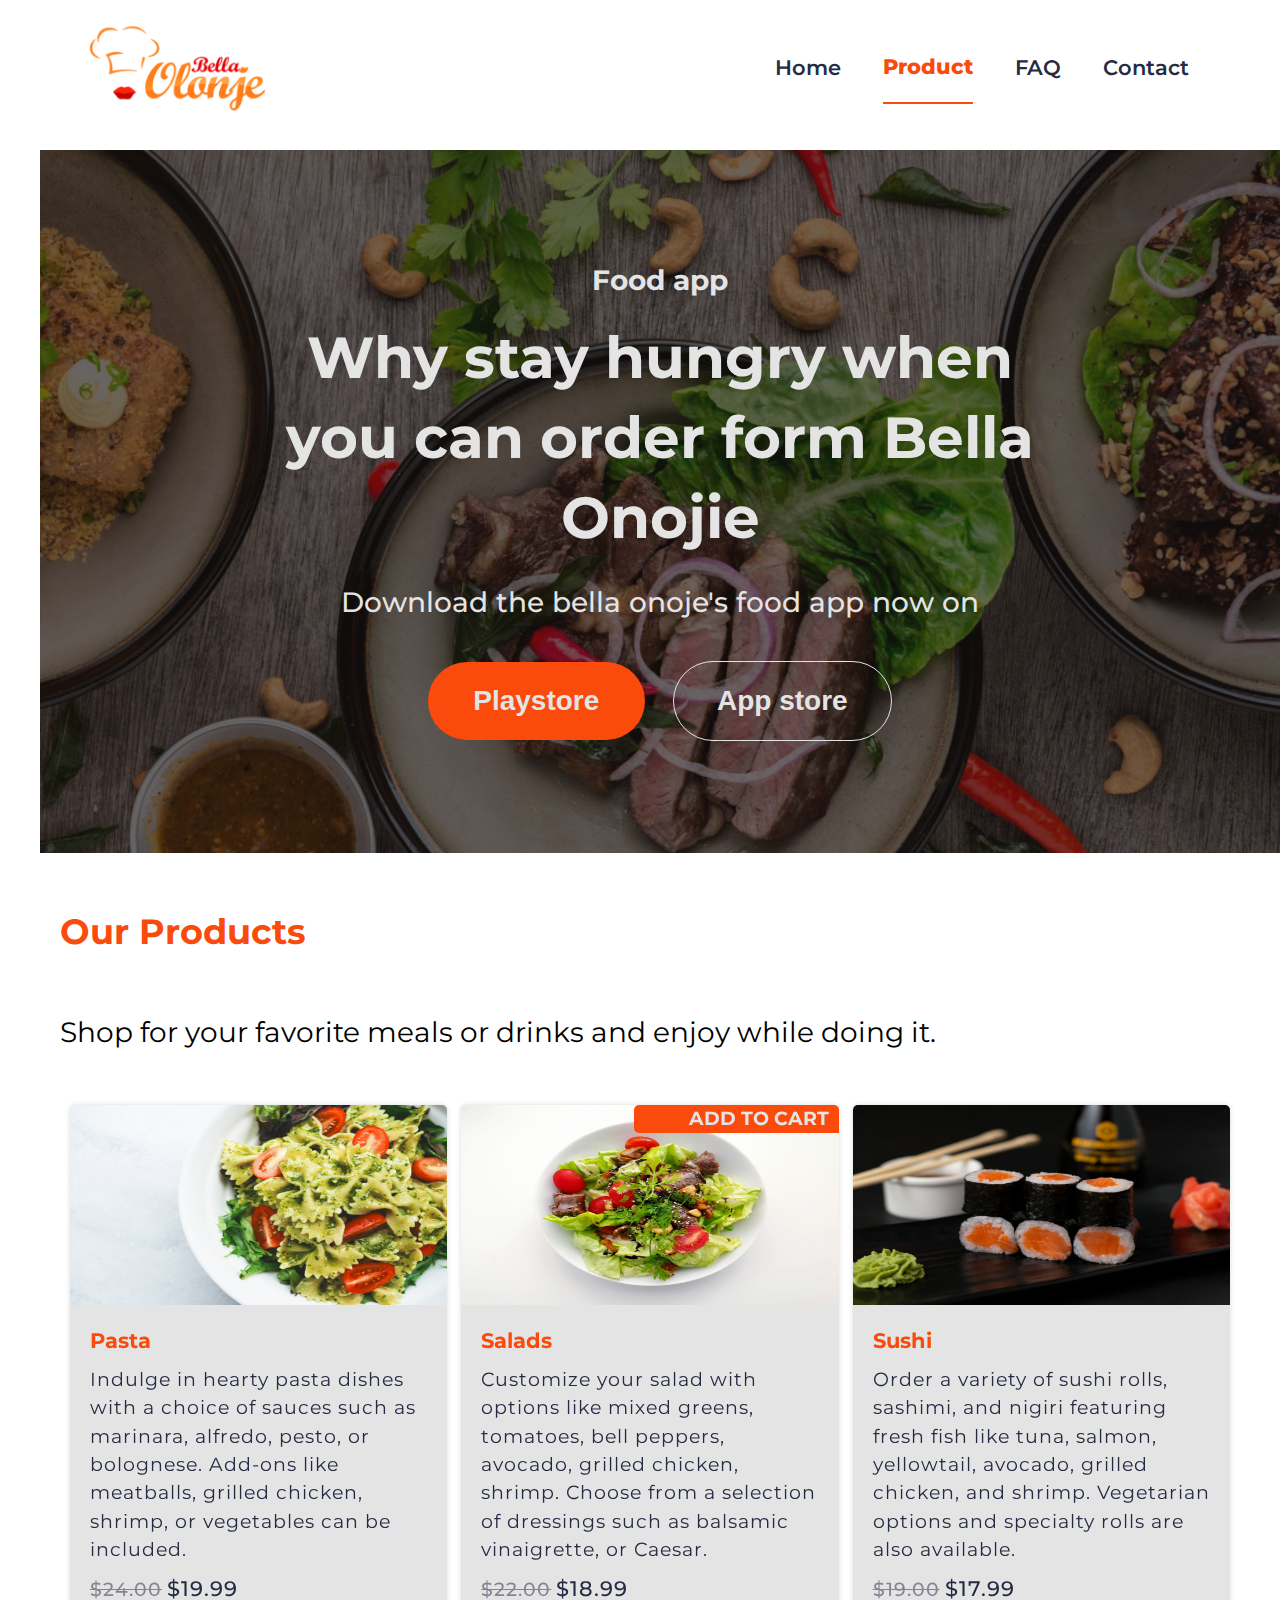
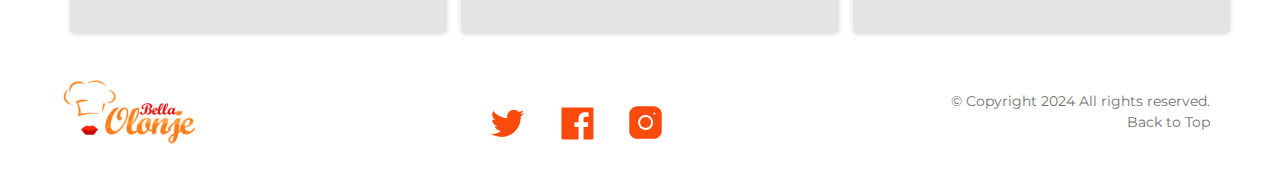
<file: product.html>
<!DOCTYPE html>
<html lang="en">

<head>
    <meta charset="UTF-8">
    <meta name="viewport" content="width=device-width, initial-scale=1.0">
    <link rel="stylesheet" href="css/reset.css">
    <link rel="stylesheet" href="css/main.css">
    <title>Midterm Project</title>
</head>

<body>
    <div class="container" id="top">
        <!-- skip links for accessibility -->
        <ul class="skip-links">
            <li><a href="#nav">Skip to main nav</a></li>
            <li><a href="#main">Skip to main content</a></li>
        </ul>
        <!-- site header -->
        <header class="header" role="banner">
            <div class="header-row wrapper">
                <div class="header-images">
                    <a href="#" class="header-logo" aria-label="website logo">
                        <img src="images/logo.png" alt="Website Logo">
                    </a>
                </div>
                <!-- navigation -->
                <nav class="main-nav" role="navigation" id="nav">
                    <ul class="nav-list">
                        <li><a href="index.html" aria-label="homepage">Home</a></li>
                        <li><a href="product.html" class="current" aria-label="product page">Product</a></li>
                        <li><a href="faq.html" aria-label="faq page">FAQ</a></li>
                        <li><a href="contact.html" aria-label="contact page">Contact</a></li>
                    </ul>
                </nav>
            </div>
            <div class="header-wrap wrapper">
                <div class="header-section">
                    <h3 class="header-title">Food app</h3>
                    <p class="header-subtitle">Why stay hungry when you can order form Bella Onojie</p>
                    <h4 class="header-text">Download the bella onoje&apos;s food app now on</h4>
                    <div class="header-buttons">
                        <button class="header-playstore" aria-label="download on playstore">Playstore</button>
                        <button class="header-appstore" aria-label="download on app store">App store</button>
                    </div>
                </div>
            </div>
        </header>

        <!-- site main -->
        <main class="main wrapper" role="main" id="main">
            <h1 class="product-title" role="heading">Our Products</h1>
            <p class="product-text">Shop for your favorite meals or drinks and enjoy while doing it.</p>
            <div class="product-cards">
                <section class="product-card">
                    <picture>
                        <source srcset="images/product-pasta-960_x_640.jpg 1x,
                        images/product-pasta-1920_x_1280.jpg 2x" media="(max-width: 959px)" />
                        <source srcset="images/product-pasta-480_x_320.jpg 1x,
                        images/product-pasta-960_x_640.jpg 2x" media="(min-width: 960px)" />
                        <img src="images/product-pasta-original.jpg" alt="Pasta" />
                    </picture>

                    <div class="add-to-cart">
                        <i class="online-add"></i>
                        <span>Add to Cart</span></div>
                    <div class="product-info">
                        <h3>Pasta</h3>
                        <p>Indulge in hearty pasta dishes with a choice of sauces such as marinara, alfredo, pesto, or
                            bolognese. Add-ons like meatballs, grilled chicken, shrimp, or vegetables can be included.
                        </p>
                        <div class="price">
                            <s>$24.00</s>$19.99
                        </div>
                    </div><a href="#"></a>
                </section>
                <section class="product-card hover">
                    <picture>
                        <source srcset="images/product-salad-960_x_716.jpg 1x,
                        images/product-salad-1920_x_1432.jpg 2x" media="(max-width: 959px)" />
                        <source srcset="images/product-salad-480_x_358.jpg 1x,
                        images/product-salad-960_x_716.jpg 2x" media="(min-width: 960px)" />
                        <img src="images/product-salad-original.jpg" alt="Salad" />
                    </picture>
                    <div class="add-to-cart">
                        <i class="online-add"></i>
                        <span>Add to Cart</span></div>
                    <div class="product-info">
                        <h3>Salads</h3>
                        <p>Customize your salad with options like mixed greens, tomatoes, bell
                            peppers, avocado, grilled chicken, shrimp. Choose from a selection of
                            dressings such as balsamic vinaigrette, or Caesar.</p>
                        <div class="price">
                            <s>$22.00</s>$18.99
                        </div>
                    </div><a href="#"></a>
                </section>
                <section class="product-card">
                    <picture>
                        <source srcset="images/product-sushi-960_x_640.jpg 1x,
                    images/product-sushi-1920_x_1280.jpg 2x" media="(max-width: 959px)" />
                    <source srcset="images/product-sushi-480_x_320.jpg 1x,
                    images/product-sushi-960_x_640.jpg 2x" media="(min-width: 960px)" />
                        <img src="images/product-sushi-original.jpg" alt="Sushi" />
                    </picture>
                    <div class="add-to-cart">
                        <i class="online-add"></i>
                        <span>Add to Cart</span></div>
                    <div class="product-info">
                        <h3>Sushi</h3>
                        <p>Order a variety of sushi rolls, sashimi, and nigiri featuring fresh fish like tuna, salmon,
                            yellowtail, avocado, grilled chicken, and shrimp. Vegetarian options and specialty rolls are also available.</p>
                        <div class="price">
                            <s>$19.00</s>$17.99
                        </div>
                    </div><a href="#"></a>
                </section>
            </div>
        </main>

        <!-- site footer -->
        <footer class="footer" role="contentinfo">
            <div class="wrapper">
                <div class="footer-row">
                    <div class="footer-logo">
                        <a href="#" aria-label="website logo">
                            <img src="images/logo.png" alt="Footer Logo">
                        </a>
                    </div>
                    <!-- footer social media icons -->
                    <div class="footer-icons">
                        <a href="#" aria-label="twitter icon">
                            <img src="images/icon-twitter.svg" alt="Twitter Icon">
                        </a>
                        <a href="#" aria-label="facebook icon">
                            <img src="images/icon-facebook.svg" alt="Facebook Icon">
                        </a>
                        <a href="#" aria-label="instagram icon">
                            <img src="images/icon-instagram.svg" alt="Instagram Icon">
                        </a>
                    </div>
                    <!-- footer information and back to top link -->
                    <div class="footer-info">
                        <p>&copy; Copyright 2024 All rights reserved.</p>
                        <a href="#top" aria-label="back to the top">Back to Top</a>
                    </div>
                </div>
            </div>
        </footer>
    </div>
</body>

</html>
</file>
<file: css/main.css>
/* import font from google fonts */
@import url(https://fonts.googleapis.com/css?family=Montserrat:100,200,300,regular,500,600,700,800,900,100italic,200italic,300italic,italic,500italic,600italic,700italic,800italic,900italic);

/* apply default font family and size to html elements */
html {
    font-family: 'Montserrat', Arial, Helvetica, sans-serif;
    font-size: 14px;
}

/* set default line height for the body */
body {
    line-height: 1.5;
}

/* ensure html and body elements occupy full width and height */
html,
body {
    width: 100%;
    height: 100%;
}

/* apply box-sizing to all elements */
*,
*:after,
*:before {
    box-sizing: inherit;
    margin: 0;
    padding: 0;
}

/* clearfix for floated elements */
.clearfix::after {
    content: "";
    display: table;
    clear: both;
}

/* remove default styles for links */
a {
    text-decoration: none;
    cursor: pointer;
    color: inherit;
}

/* set width of images to 100% */
img {
    width: 100%;
}

/* remove default button styles */
button {
    background-color: transparent;
    border: none;
    cursor: pointer;
}

/* remove default list styles */
ul,
ol,
li {
    list-style: none;
    color: inherit;
}

/* define custom color and font size variables */
:root {
    --first-color: #252B42;
    --second-color: #FA4A0C;
    --third-color: #737373;
    --fourth-color: #E4E4E4;
    --fifth-color: #000000;
    --large-size: 2.5rem;
    --medium-size: 2rem;
    --small-size: 1.5rem;
}

/* container for page content */
.container {
    max-width: 1200px;
    margin: 0 auto;
}

/* styles for skip links */
.skip-links {
    list-style: none;
    margin: 0;
    padding: 0;
}

.skip-links a {
    position: absolute;
    top: -3em;
    background-color: black;
    color: white;
    padding: .5em 1em;
    font-weight: bold;
}

.skip-links a:focus {
    top: 0;
}

.wrapper {
    /* width: 100%; */
    margin: 0 auto;
    padding: 0 20px;
}

/* site header */
.header-logo img {
    max-width: 200px;
    padding: 15px 25px;
}

/* navigation */
.nav-list {
    color: var(--first-color);
    font-size: var(--small-size);
    font-weight: 600;
    line-height: 28px;
    padding: 10px;
    /* add smooth transition */
    transition: all 0.1s ease-in-out;
    background-color: white;
    border: none;
    text-align: center;
}

.nav-list a,
.nav-list a:link,
.nav-list a:visited {
    display: block;
    padding: 1em 0;
    text-decoration: none;
}

.nav-list a:hover,
.nav-list a:focus,
.nav-list a.current {
    border-bottom: 2px solid var(--second-color);
    color: var(--second-color);
    font-weight: 800;
}

.header-wrap {
    width: 100%;
    background-color: #FAFAFA;
}

.header-section {
    padding: 4em 0 15em 0;
}

.header-title {
    color: var(--first-color);
    font-size: var(--small-size);
    text-align: center;
}

.header-subtitle {
    font-size: var(--large-size);
    font-weight: 700;
    color: var(--first-color);
    line-height: 50px;
    text-align: center;
    padding: 20px 10px;
}

.header-text {
    color: var(--third-color);
    text-align: center;
    font-size: var(--medium-size);
    font-weight: 500;
    line-height: 38px;
    padding: 5px 20px 40px 20px;
}

.header-buttons {
    position: relative;
    display: flex;
    flex-direction: column;
    align-items: center;
    gap: 2em;
}

.header-playstore {
    background-color: var(--second-color);
    border-radius: 50px;
    margin: 0;
    padding: 0.5em 1.5em;
    font-size: var(--medium-size);
    font-weight: 700;
    transition: all 0.2s ease-in-out;
}

.header-playstore:hover,
.header-playstore:focus {
    color: var(--second-color);
    background-color: transparent;
    border: 1px solid var(--second-color);
}

.header-appstore {
    background-color: transparent;
    border-radius: 50px;
    color: var(--second-color);
    border: 1px solid var(--second-color);
    margin: 0;
    padding: 0.5em 1.5em;
    font-size: var(--medium-size);
    font-weight: 700;
    transition: all 0.2s ease-in-out;
}

.header-appstore:hover,
.header-appstore:focus {
    color: var(--fourth-color);
    background-color: var(--second-color);
    border: 1px solid var(--second-color);
}

/* mobile application section */
.mobile {
    width: 80%;
}

.application {
    position: relative;
    height: 400px;
}

.mobile-duo {
    position: absolute;
    margin: -300px 0 0 25px;
    z-index: 1;
}

.mobile-duo {
    display: block;
}

/* login section */
.login {
    margin-top: 15em;
}

.login-row {
    display: flex;
    flex-direction: column-reverse;
    justify-content: center;
    gap: 2em;
    padding: 20px;
}

.login-image {
    align-self: center;
    margin: -20px 0 0 60px;
}

.login-head {
    display: flex;
    align-items: center;
    justify-content: center;
    border-bottom: 3px solid var(--fourth-color);
    padding: 20px;
    margin: 0 5em 0 5em;
}


.login-main {
    color: var(--fifth-color);
    font-size: var(--medium-size);
    font-weight: 600;
    line-height: 36px;
    letter-spacing: 0.1px;
    text-align: center;
}

.login-info {
    display: flex;
    flex-direction: column;
    gap: 7px;
    text-align: center;
}

.login-title {
    color: var(--second-color);
    font-size: var(--medium-size);
    font-weight: 700;
    padding: 1em 0;
}

.login-subtitle {
    color: var(--first-color);
    font-size: var(--large-size);
    font-weight: 700;
    line-height: 57px;
    padding: 10px 0;
}

.login-text {
    color: var(--third-color);
    font-size: var(--medium-size);
    font-weight: 500;
    line-height: 38px;
}

/* explore section */
.explore-row {
    display: flex;
    flex-direction: column;
    justify-content: center;
    gap: 2em;
}

.explore-info {
    color: var(--fifth-color);
    text-align: center;
}

.explore-title {
    color: var(--second-color);
    font-size: var(--medium-size);
    font-weight: 700;
    padding: 1em 0;
}

.explore-subtitle {
    color: var(--first-color);
    font-size: var(--large-size);
    font-weight: 700;
    line-height: 57px;
    padding: 10px 0;
}

.explore-text {
    color: var(--third-color);
    font-size: var(--medium-size);
    font-weight: 500;
    line-height: 38px;
}

.explore-image {
    align-self: center;
    margin: -20px 0 0 60px;
}

/* checkout section */
.checkout-row {
    display: flex;
    flex-direction: column-reverse;
    justify-content: center;
    align-items: center;
    gap: 2em;
}

.checkout-image {
    align-self: center;
    margin: -20px 0 0 60px;
}

.checkout-info {
    display: flex;
    flex-direction: column;
    align-items: center;
    justify-content: center;
    gap: 7px;
}

.checkout-title {
    color: var(--second-color);
    font-size: var(--medium-size);
    font-weight: 700;
    padding: 1em 0;
}

.checkout-subtitle {
    color: var(--first-color);
    font-size: var(--large-size);
    font-weight: 700;
    line-height: 57px;
    padding: 10px 0;
    text-align: center;
}

.checkout-text {
    width: 460px;
    color: var(--third-color);
    font-size: var(--medium-size);
    font-weight: 500;
    line-height: 38px;
    text-align: center;
}

/* download section */
.download {
    background-color: var(--first-color);
}

.download-row {
    height: 500px;
    padding: 2em;
    display: flex;
    align-items: center;
    flex-direction: column;
    justify-content: center;
}

.download-title {
    color: var(--fourth-color);
    text-align: center;
    font-size: var(--large-size);
    font-weight: 700;
    margin-bottom: 1em;
}

.download-subtitle {
    color: var(--fourth-color);
    text-align: center;
    font-size: var(--medium-size);
    line-height: 1.5em;
}

.download-btn {
    display: flex;
    align-items: center;
    gap: 1em;
    margin-top: 30px;
}

.download-playstore {
    background-color: var(--second-color);
    border-radius: 10px;
    border: 1px solid transparent;
    margin: 0;
    padding: 0.5em 2em;
    color: var(--fourth-color);
    font-size: var(--small-size);
    font-weight: 700;
    transition: all 0.2s ease-in-out;
}

.download-playstore:hover,
.download-playstore:focus {
    background-color: transparent;
    border: 1px solid var(--fourth-color);
}

.download-appstore {
    background-color: transparent;
    border-radius: 10px;
    border: 1px solid var(--fourth-color);
    margin: 0;
    padding: 0.5em 2em;
    color: var(--fourth-color);
    font-size: 1.4em;
    font-weight: 700;
    transition: all 0.2s ease-in-out;
}

.download-appstore:hover,
.download-appstore:focus {
    background-color: var(--second-color);
    border: 1px solid var(--second-color);
}

/********** product page **********/
.product-title {
    color: var(--second-color);
    font-size: var(--large-size);
    font-weight: 700;
    margin: 1.5em 0;
}

.product-text {
    font-size: var(--medium-size);
    margin-bottom: 1.5em;
}

/* product cards style */
.product-cards {
    display: flex;
    flex-direction: column;
    justify-content: center;
    align-items: center;
}

.product-card {
    position: relative;
    overflow: hidden;
    margin: 10px;
    min-width: 200px;
    max-width: 800px;
    width: 100%;
    color: var(--first-color);
    background: var(--fourth-color);
    text-align: left;
    border-radius: 5px;
    box-shadow: 0 0 5px rgba(0, 0, 0, 0.15);
    font-size: var(--small-size);
    transform: translateZ(0);
    perspective: 20em;
}

.product-card h3 {
    color: var(--second-color);
}

.product-card * {
    box-sizing: border-box;
    transition: all 0.3s ease-out;
}

.product-card img {
    max-width: 100%;
    height: 530px;
    vertical-align: top;
    position: relative;
}

.product-card .add-to-cart {
    position: absolute;
    top: 0;
    right: 0;
    padding-right: 10px;
    color: var(--fourth-color);
    font-weight: 700;
    text-transform: uppercase;
    border-radius: 5px 0 0 5px;
    font-size: 0.9em;
    opacity: 0;
    background-color: var(--second-color);
    transform: rotateX(-90deg);
    transform-origin: 100% 0;
}

.product-card .add-to-cart i {
    display: inline-block;
    margin-right: 10px;
    width: 40px;
    line-height: 40px;
    text-align: center;
    background-color: var(--second-color);
    color: var(--fourth-color);
    font-size: 1.4em;
}

.product-info {
    display: flex;
    flex-direction: column;
    padding: 20px;
}

.product-card h3,
.product-card p {
    margin: 0;
}

.product-card h3 {
    font-size: var(--small-size);
    font-weight: 700;
    margin-bottom: 10px;
}

.product-card p {
    font-size: 0.9em;
    letter-spacing: 1px;
    font-weight: 400;
}

.product-card .price {
    flex-grow: 1;
    font-weight: 500;
    font-size: var(--small-size);
    line-height: 48px;
    letter-spacing: 1px;
}

.product-card .price s {
    align-items: flex-end;
    margin-right: 5px;
    opacity: 0.5;
    font-size: 0.9em;
}

.product-card a {
    position: absolute;
    top: 0;
    bottom: 0;
    left: 0;
    right: 0;
}

/* styles to add-to-cart element */
.product-card:hover .add-to-cart,
.product-card.hover .add-to-cart {
    opacity: 1;
    transform: rotateX(0deg);
}

.product-card:hover .add-to-cart i,
.product-card.hover .add-to-cart i {
    background-color: var(--third-color);
}

/********** faq page **********/
.faq h2 {
    color: var(--second-color);
    font-size: var(--medium-size);
    font-weight: 700;
    margin-top: 2em;
    padding: 1em 0;
}

.faq p {
    color: var(--first-color);
    background-color: var(--fourth-color);
    font-size: var(--medium-size);
    font-weight: 700;
    padding: 1em 0.5em;
}

.faq article {
    color: var(--first-color);
    font-size: var(--small-size);
    line-height: 57px;
    padding: 10px 0;
    border-bottom: 2px solid var(--fourth-color);
}

.name-wrapper {
    width: 60%;
}

.name-wrapper h1 {
    font-size: var(--large-size);
    color: var(--first-color);
    text-transform: uppercase;
    line-height: 1em;
    padding-top: 40px;
}

.name-wrapper h2 {
    color: var(--second-color);
    font-size: var(--large-size);
    font-weight: 700;
    line-height: 57px;
    padding: 50px 0;
}

.name-wrapper li {
    margin-bottom: 10px;
}

.contact-info {
    margin-top: 3em;
    margin-left: 3em;
}

.list-titles dt {
    font-size: var(--small-size);
    font-weight: 600;
    color: var(--first-color);
}

.list-titles dd {
    text-align: left;
    font-size: var(--small-size);
    margin-bottom: 2em;
}

/********** contact page **********/
svg {
    height: 25rem;
    margin: 0;
}

/* envelope animation */
#envelope {
    animation: float 2s ease-in-out infinite;
}

/* stars animation */
#star1,
#star2,
#star3,
#star4,
#star5,
#star6 {
    animation: blink 1s ease-in-out infinite;
}

#star2 {
    animation-delay: 100ms;
}

#star3 {
    animation-delay: 500ms;
}

#star4 {
    animation-delay: 700ms;
}

#star5 {
    animation-delay: 300ms;
}

#star6 {
    animation-delay: 200ms
}

@keyframes float {
    0% {
        transform: translateY(0px);
    }

    50% {
        transform: translateY(-20px);
    }

    100% {
        transform: translateY(0px);
    }
}

@keyframes blink {
    0% {
        opacity: 0;
    }

    50% {
        opacity: 0.5;
    }

    100% {
        opacity: 1;
    }
}

/* form section */
.contact h1 {
    color: var(--second-color);
    font-size: var(--medium-size);
    font-weight: 700;
    padding: 1.5em 0;
}

.contact p {
    color: var(--third-color);
    font-size: var(--small-size);
    font-weight: 500;
    line-height: 38px;
}

/* contact form */
form {
    display: flex;
    flex-direction: column;
    margin: 8px auto;
    width: 76%;
}

label {
    color: var(--third-color);
    margin: 16px 0 6px;
    font-size: var(--small-size);
    letter-spacing: 1px;

}

input,
textarea {
    border: solid 1px var(--third-color);
    border-radius: 6px;
    width: 92%;
    padding: 6px 12px;
    outline: none;
    margin: 4px auto;
}

input {
    height: 28px;
}

textarea {
    height: 62px;
}

button {
    height: 50px;
    width: 30%;
    margin: 3em auto;
    border-radius: 30px;
    border: none;
    font-size: var(--small-size);
    color: var(--fourth-color);
    background: var(--second-color);
    cursor: pointer;
}

/* site footer */
.footer {
    margin-top: 20px;
}

.footer-row {
    display: flex;
    flex-direction: column;
    align-items: center;
    gap: 9px;
    padding-bottom: 2.5em;
}

.footer-logo {
    display: none;
}

.footer-icons {
    display: flex;
    align-items: center;
    gap: 2em;
    padding-top: 2em;
}

.footer-info {
    color: var(--third-color);
    padding: 10px;
    text-align: center;
}

/********** destop version **********/

@media screen and (min-width: 960px) {
    /* site header */
    .header-row {
        display: flex;
        align-items: center;
        justify-content: space-between;
        margin-bottom: 15px;
    }

    .nav-list {
        display: flex;
        flex-direction: row;
        align-items: center;
        gap: 2em;
        font-size: var(--small-size);
        margin-right: 1em;
    }

    .nav-list li {
        flex: 1;
        border: none;
    }

    .nav-list li:last-child {
        border: none;
    }
    
    .header-wrap {
        background: gray url(../images/banner.png) no-repeat center;
        /* responsive image */
        /* background-image: image-set("banner-480_x_206.png" 1x, "banner-960_x_412.png" 2x); */
        background-size: cover;
    }

    .header-section {
        padding: 8em 0;
        display: flex;
        flex-direction: column;
        justify-content: center;
        align-items: center;
    }

    .header-title {
        color: var(--fourth-color);
        font-size: var(--medium-size);
        font-weight: 700;
        line-height: 36px;
        letter-spacing: 0.1px;
    }

    .header-subtitle {
        width: 800px;
        color: var(--fourth-color);
        font-size: 58px;
        font-weight: 700;
        line-height: 80px;
    }

    .header-text {
        color: var(--fourth-color);
    }

    .header-buttons {
        display: flex;
        flex-direction: row;
    }

    .header-appstore {
        border: 1px solid var(--fourth-color);
        color: var(--fourth-color);
        width: 5em;
    }

    /* mobile section */
    .mobile-duo {
        right: -45px;
    }

    /* login section */
    .login {
        margin-top: 35em;
    }

    .login-row {
        display: flex;
        flex-direction: row;
        align-items: center;
    }

    .login-main {
        font-size: 44px;
    }

    .login-info {
        text-align: left;
    }

    /* explore section */
    .explore-row {
        display: flex;
        flex-direction: row;
        align-items: center;
        justify-content: space-between;
    }

    .explore-info {
        text-align: left;
        padding-left: 4em;
    }

    .explore-subtitle {
        font-size: 40px;
        font-weight: 700;
        line-height: 57px;
    }

    .explore-text {
        text-align: left;
    }

    /* checkout section */
    .checkout-row {
        display: flex;
        flex-direction: row;
        align-items: center;
        justify-content: space-between;
    }

    .checkout-info {
        align-items: flex-start;
        text-align: left;
    }

    .checkout-title {
        text-align: left;
    }

    .checkout-subtitle {
        font-size: 40px;
        font-weight: 700;
        line-height: 57px;
        padding: 10px 0;
        text-align: left;
    }

    .checkout-text {
        font-size: 24px;
        padding: 10px 0;
        text-align: left;
    }

    /* download section */
    .download {
        background: gray url(../images/download-section.png) no-repeat;
        /* responsive image */
        /* background-image: image-set("download-section-480_x_170.png" 1x, "download-section-960_x_340.png" 2x); */
        background-size: cover;
    }

    .download-title {
        font-size: 40px;
    }

    .download-subtitle {
        font-size: 24px;
        font-weight: 500;
        padding: 10px 0 20px 0;
    }

    /* site footer */
    .footer-row {
        display: flex;
        flex-direction: row;
        align-items: center;
        justify-content: space-between;
        margin-bottom: 1.5em;
    }

    .footer-logo {
        display: block;
        max-width: 150px;
    }

    .footer-info {
        text-align: right;
    }

    /********** product page **********/
    /* style product cards by using grid */
    .product-cards {
        width: 100%;
        display: grid;
        grid-template-columns: repeat(3, 1fr);
        gap: 1em;
        margin-bottom: 2em;
    }

    .product-card:nth-child(1) {
        grid-column: 1 / 2;
    }

    .product-card:nth-child(2) {
        grid-column: 2 / 3;
    }

    .product-card:nth-child(3) {
        grid-column: 3 / 4;
    }

    .product-card img {
        max-width: 100%;
        height: 200px;
        vertical-align: top;
        position: relative;
    }

    /********** faq page **********/
    .contact-info dt {
        float: left;
        margin-right: 2em;
    }

    /********** contact page **********/
    .a-flex {
        display: flex;
        flex-direction: row;
        justify-content: center;
        align-items: center;
    }
}
</file>
